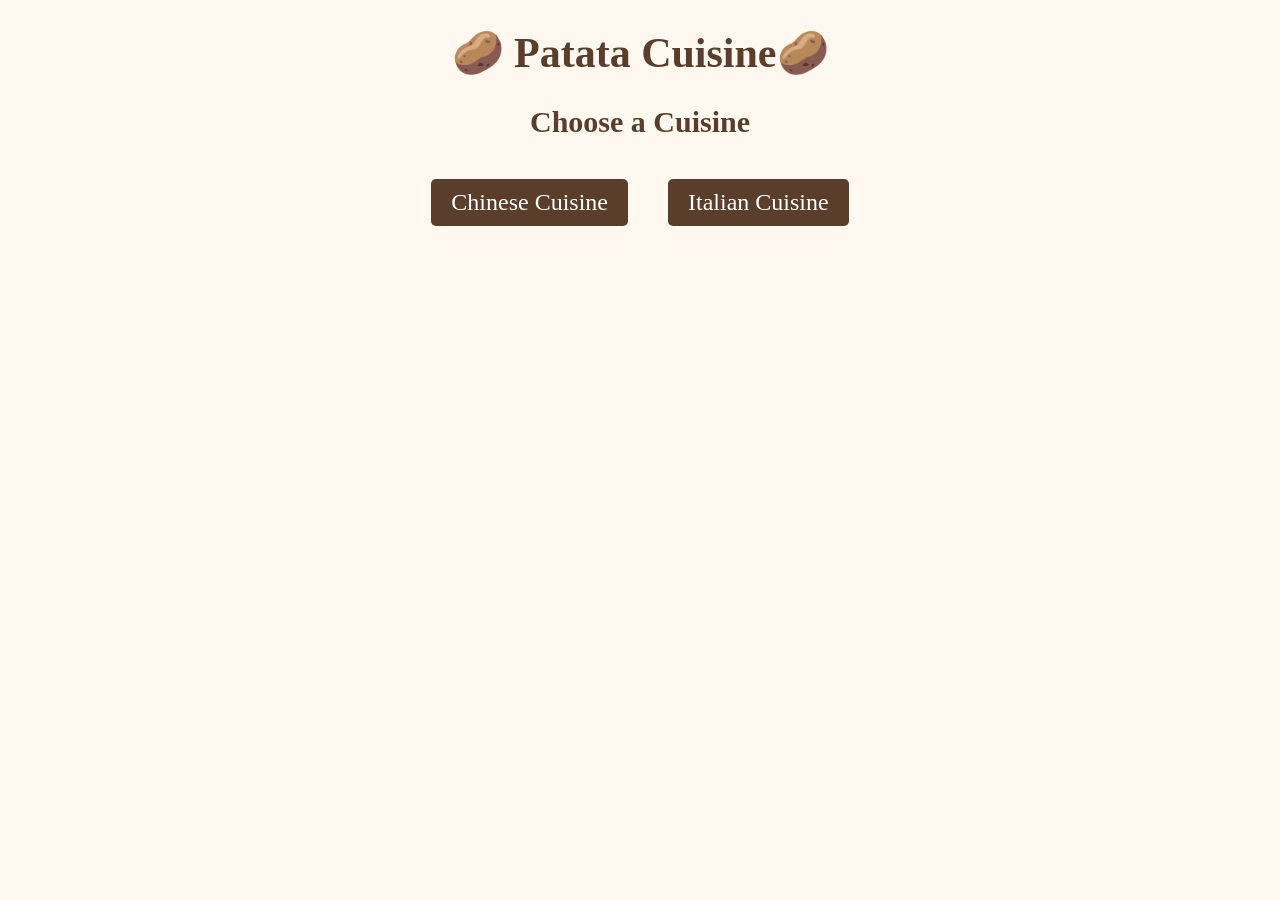
<file: index.html>
<!DOCTYPE html>
<html lang="en">
<head>
    <meta charset="UTF-8">
    <meta name="viewport" content="width=device-width, initial-scale=1.0">
    <title>Patata cooking</title>
    <link rel="stylesheet" href="css/style.css">
</head>
<body>
<h1>🥔 Patata Cuisine🥔</h1>
<h2>Choose a Cuisine</h2>
<div class="button-group">
<a href="chinese.html"
    class="button">Chinese Cuisine
</a>
<a href="italian.html"
    class="button">Italian Cuisine
</a>
</div>
</body>

    
</body>
</html>
</file>
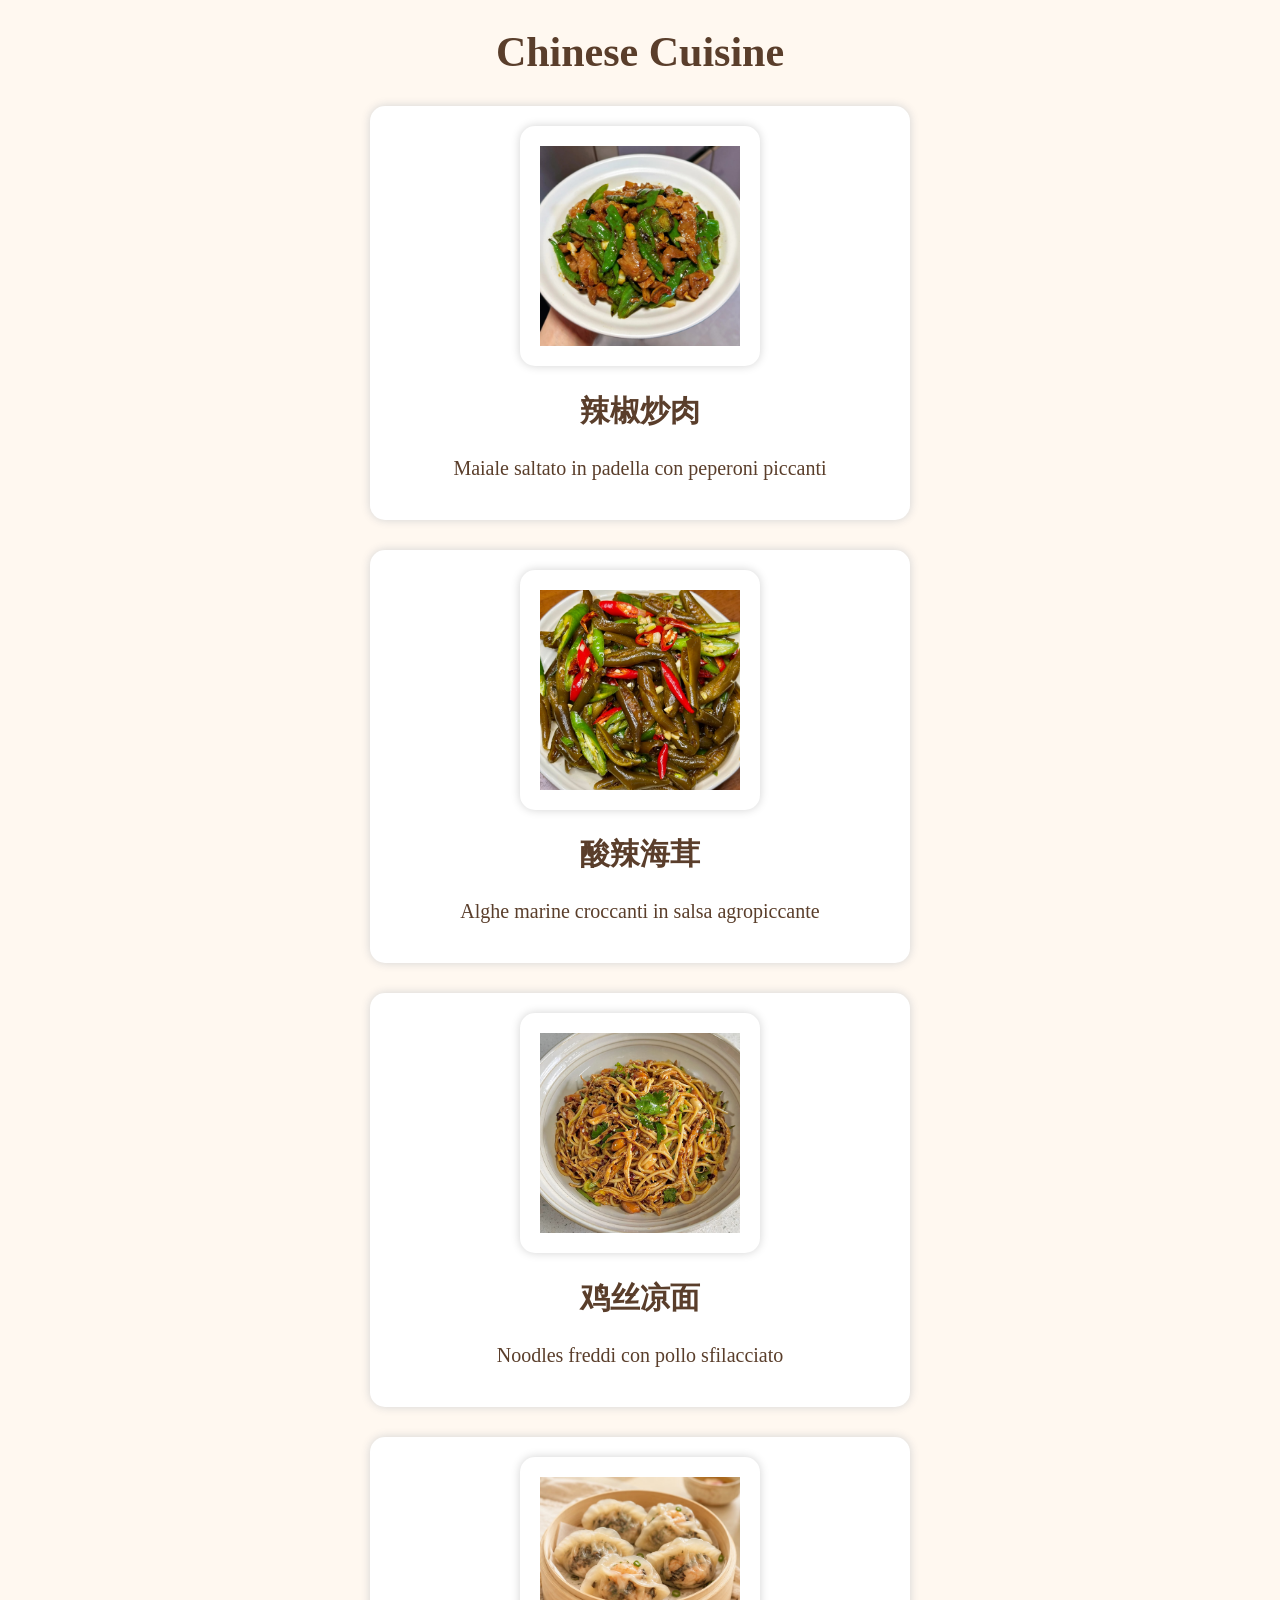
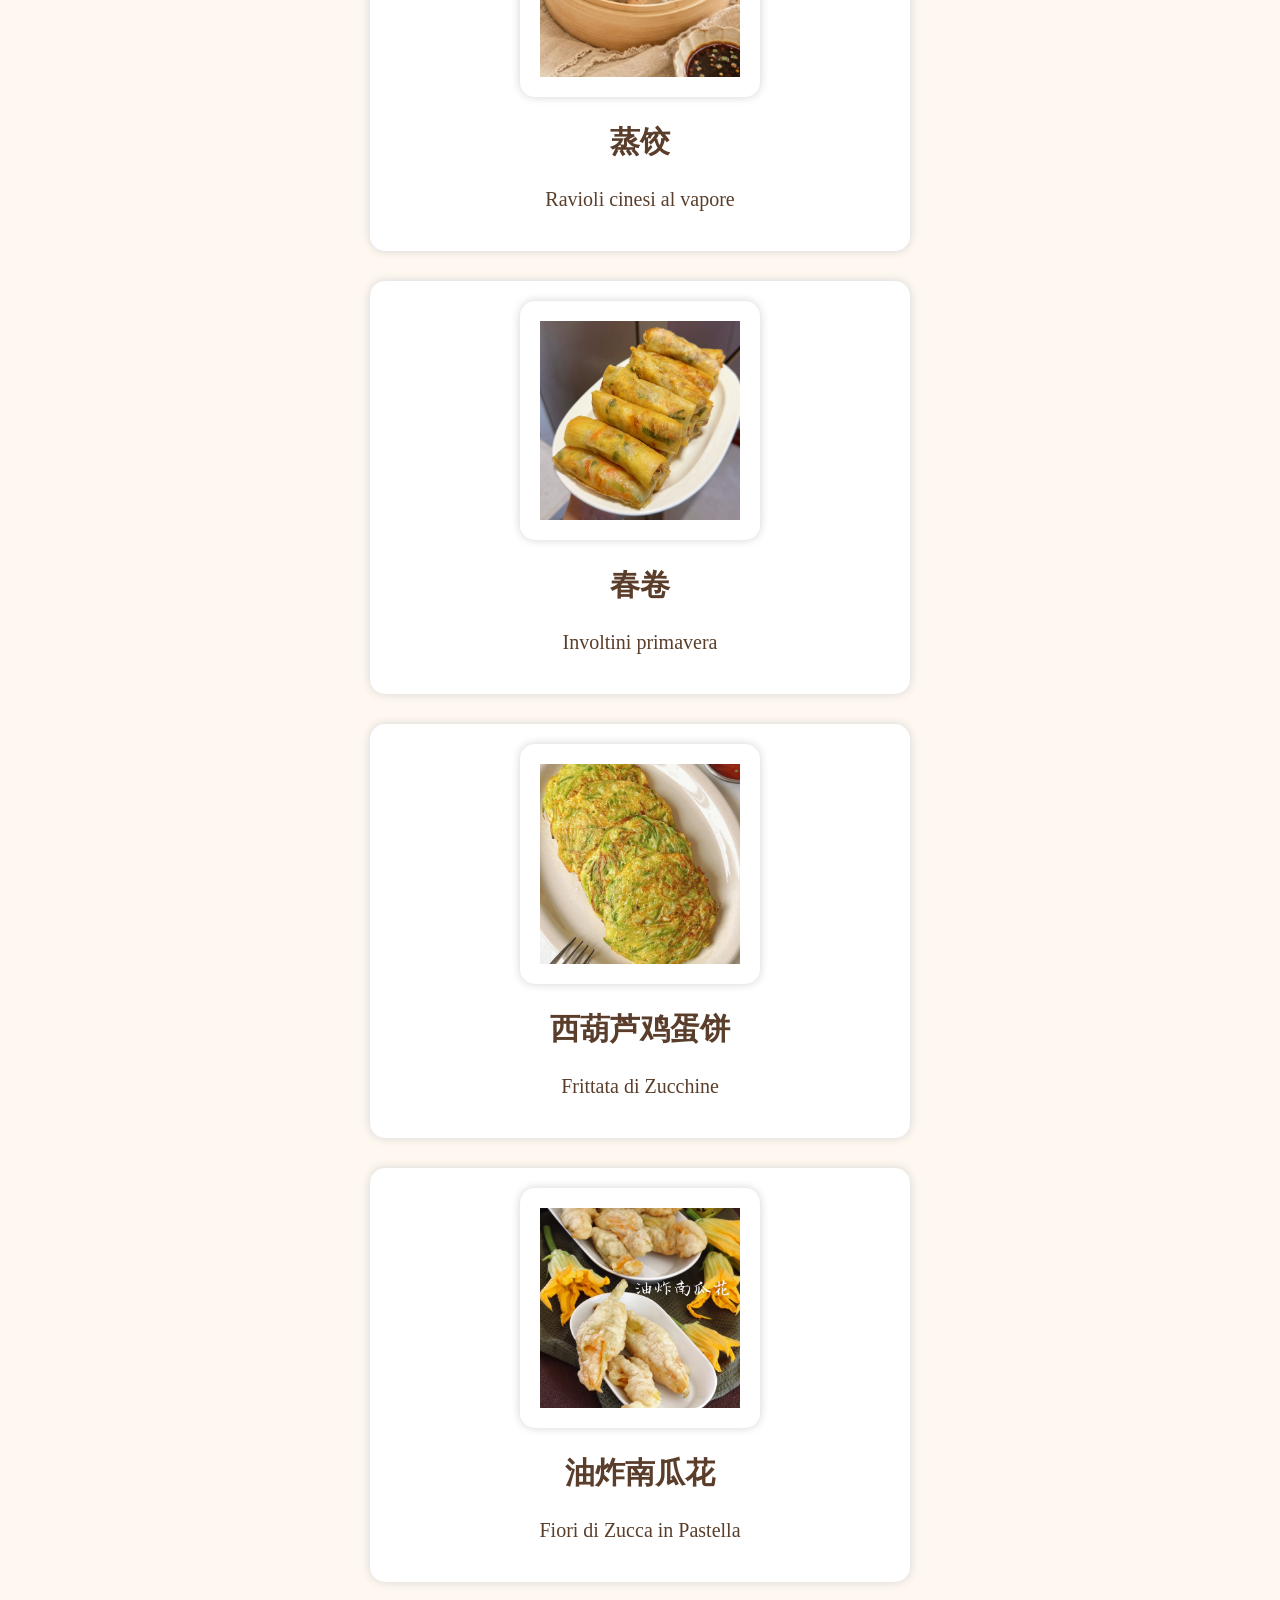
<file: chinese.html>
<!DOCTYPE html>
<html>
<head>
    <title>Chinese Cuisine</title>
    <link rel="stylesheet" href="css/style.css">
</head>
<body data-category="chinese">
    <h1>Chinese Cuisine</h1>
    <div id="recipe-list">
</div>

  
  

   
<script src="js/recipes-card.js"></script>
   
</body>
</html>
</file>
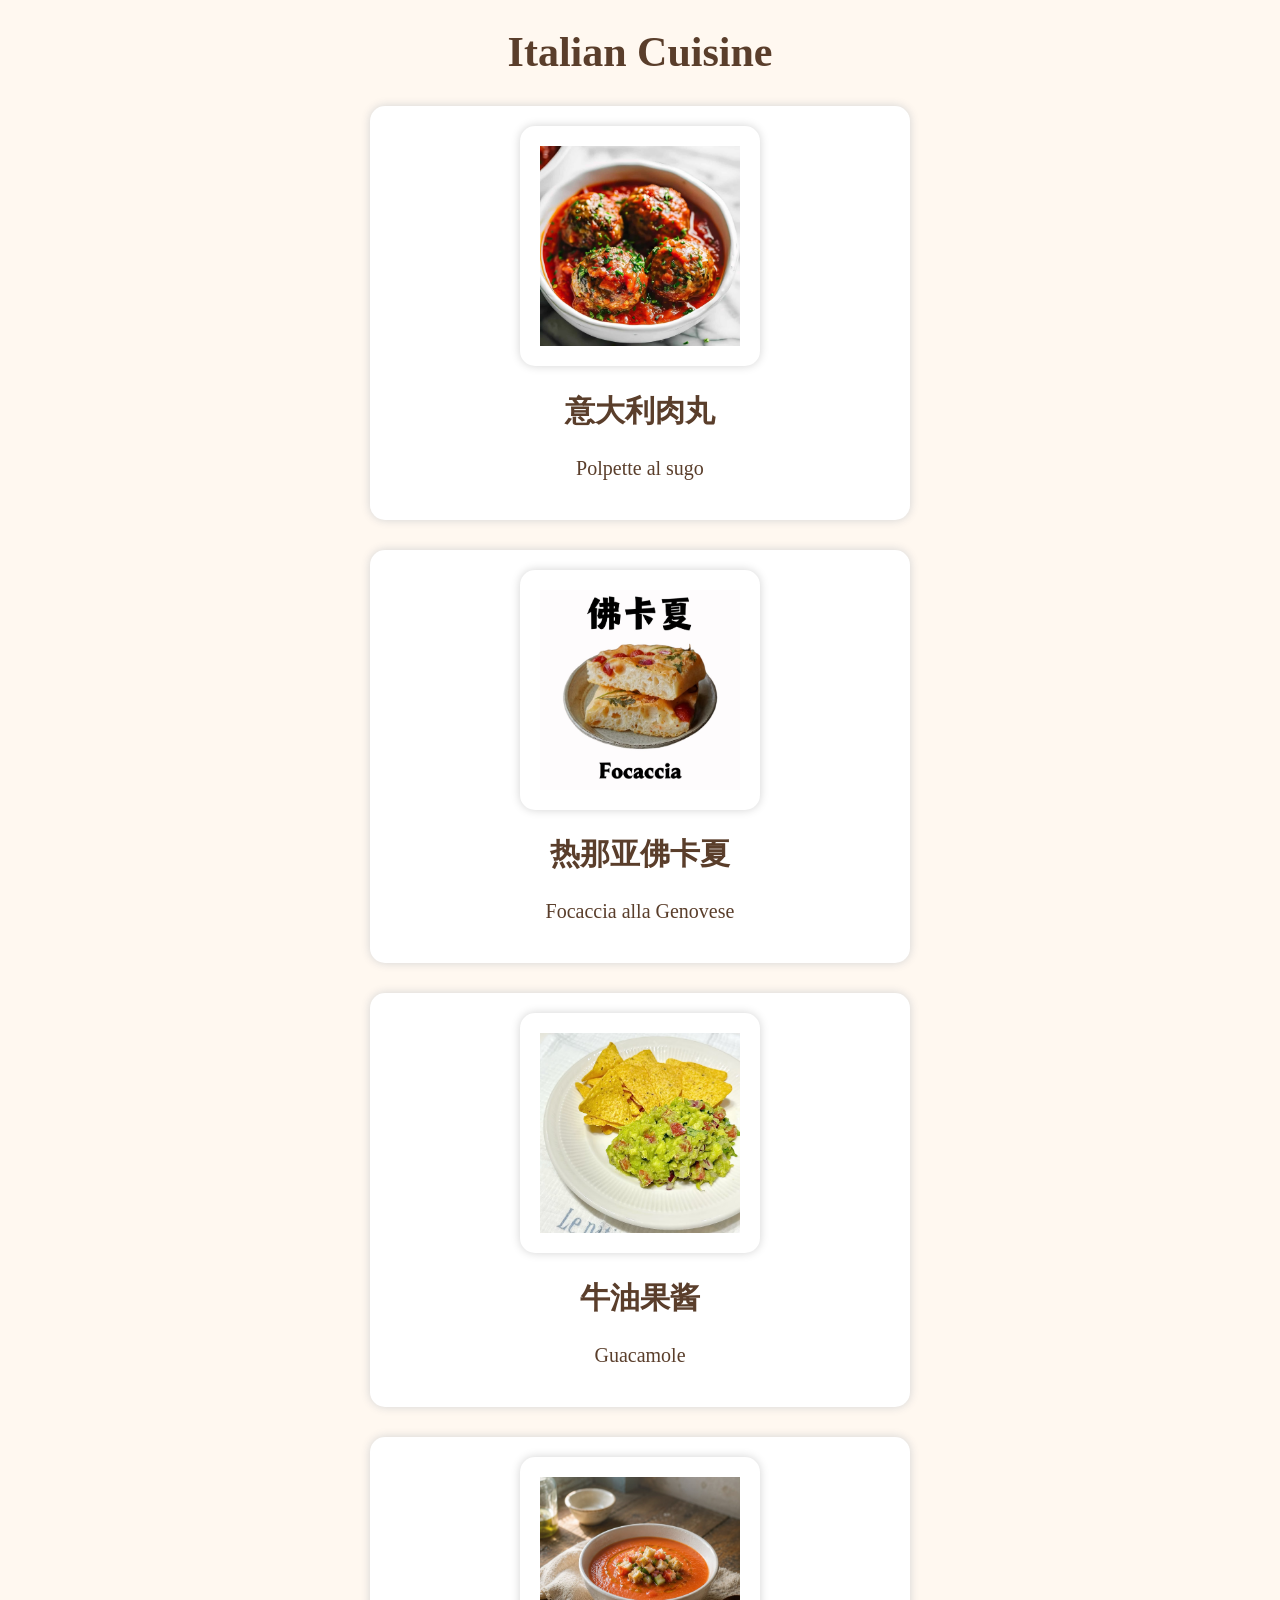
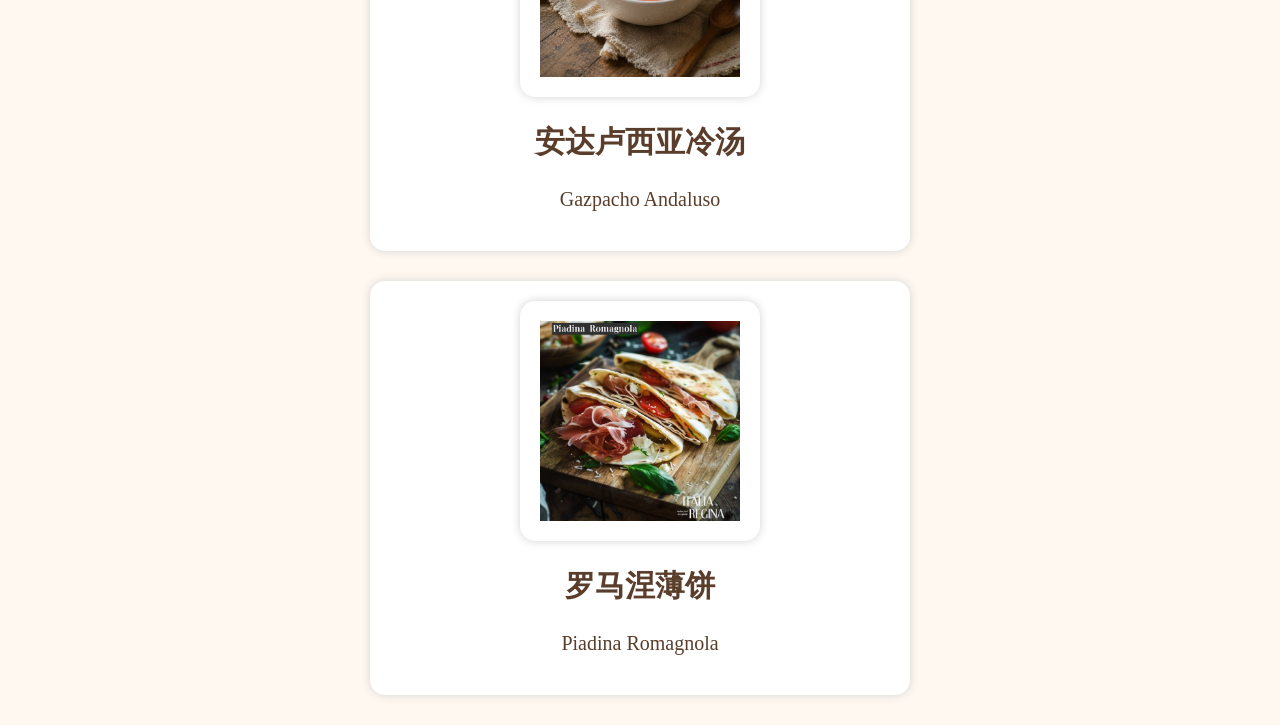
<file: italian.html>
<!DOCTYPE html>
<html>
<head>
    <title>Italian Cuisine</title>
    <link rel="stylesheet" href="css/style.css">
</head>
<body data-category="italian">
    <h1>Italian Cuisine</h1>
    <div id="recipe-list">
</div>

  
  

   
<script src="js/recipes-card.js"></script>
   
</body>
</html>
</file>
<file: css/style.css>
body{
    background-color: #FFF8F0;
}

h1{
    text-align: center;
    font-size: 42px;
    color: #5A3E2B;
}
h2{
    text-align: center;
    font-size: 30px;
    color: #5A3E2B;
}
.recipe-card{
    background-color: white;
    width: 500px;
    padding:20px;
    border-radius:15px;
    box-shadow: 0 0 10px lightgray;
    margin:30px auto;
}
.recipe-card img{
    width:40%;
}   
.recipe-info{
    width:60%;
}
a{  font-size: 24px;
    color: #5A3E2B;
    text-decoration: none;
    
}
.button{
    display: inline-block;
    padding: 10px 20px;
    margin: 10px;
    background-color: #5A3E2B;
    color: white;
    text-decoration: none;
    border-radius: 5px;
}
.button-group{
    display: flex;
    justify-content: center;  
    gap: 20px;                 
    margin-top: 30px;
}
div#recipe-list{
    text-align: center;
    flex-wrap: wrap;
    justify-content: center;
}
.recipe-card img{
    width: 40%;
    display: block;
    margin: 0 auto;
    border-radius: 15px;
}
ul{
    text-align: center;
    list-style-type: none;
    padding: 0;
}
p{
    text-align: center;
    font-size: 20px;
}
img{display: block;
    width: 10%;
    margin: 0 auto;
    padding: 20px;
    background-color: white;
    border-radius: 15px;
    box-shadow: 0 0 10px lightgray;
}
</file>
